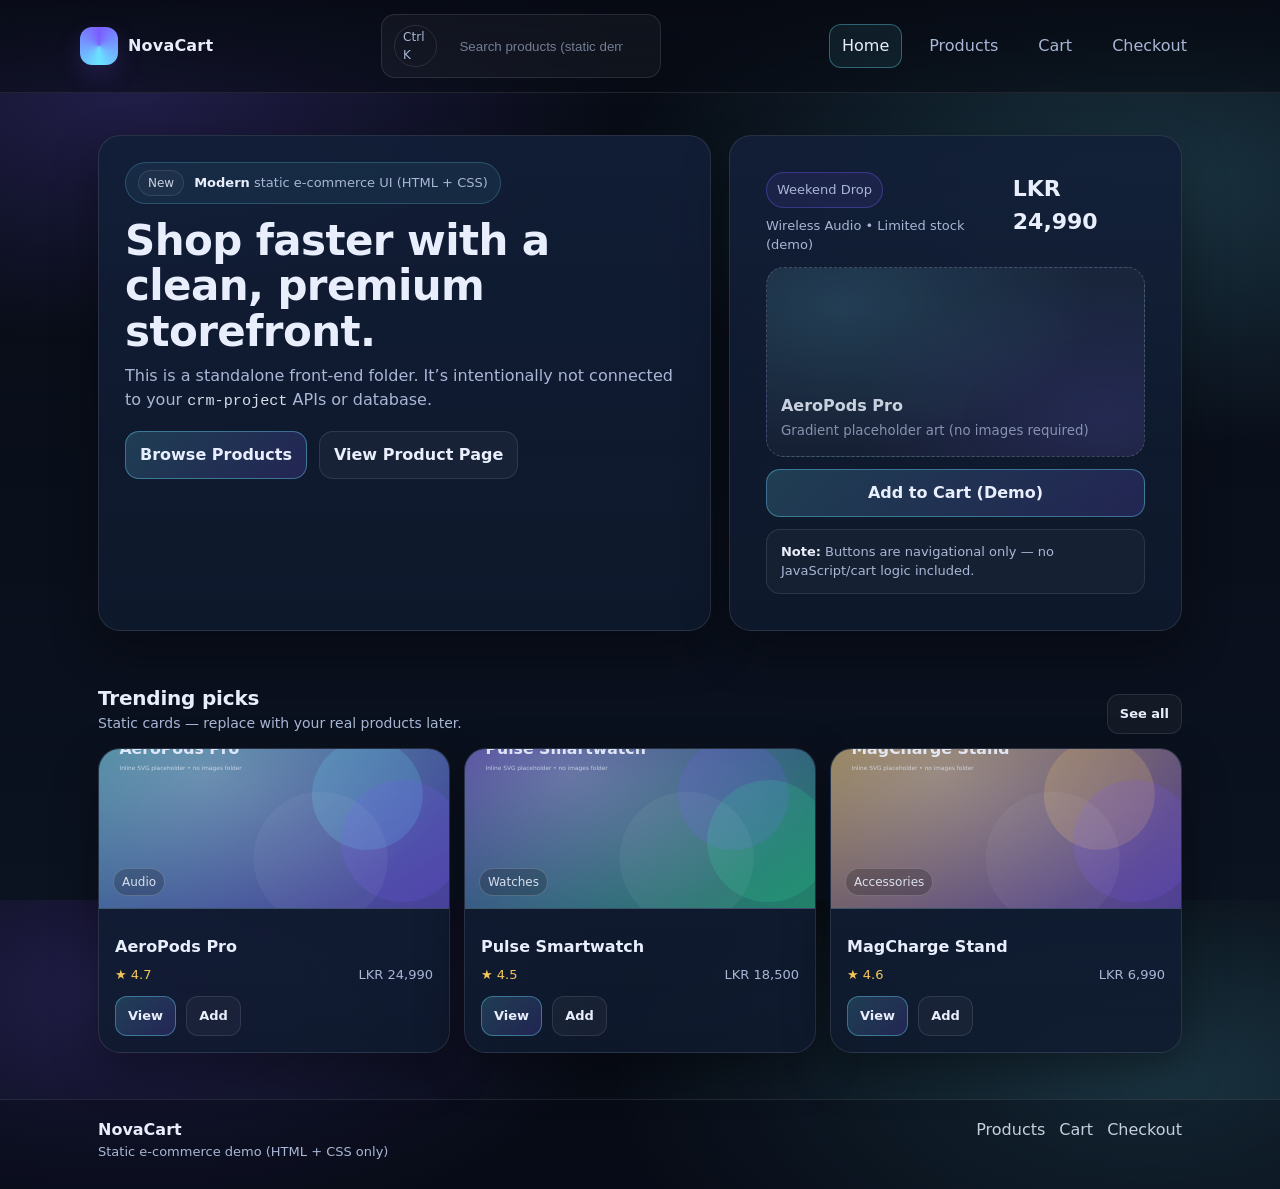
<file: index.html>
﻿<!doctype html>
<html lang="en">
  <head>
    <meta charset="utf-8" />
    <meta name="viewport" content="width=device-width, initial-scale=1" />
    <title>NovaCart — Home</title>
    <link rel="stylesheet" href="styles.css" />
  </head>
  <body>
    <header class="topbar">
      <div class="container topbar__inner">
        <a class="brand" href="./">
          <span class="logo" aria-hidden="true"></span>
          <span>NovaCart</span>
        </a>

        <div class="search" role="search" aria-label="Search">
          <span class="pill">Ctrl K</span>
          <input type="search" placeholder="Search products (static demo)" />
        </div>

        <nav class="nav" aria-label="Primary">
          <a href="./" aria-current="page">Home</a>
          <a href="products.html">Products</a>
          <a href="cart.html">Cart</a>
          <a href="checkout.html">Checkout</a>
        </nav>
      </div>
    </header>

    <main>
      <section class="hero">
        <div class="container hero__grid">
          <div class="card hero__copy">
            <div class="kicker">
              <span class="tag">New</span>
              <span><b>Modern</b> static e-commerce UI (HTML + CSS)</span>
            </div>
            <h1>Shop faster with a clean, premium storefront.</h1>
            <p>
              This is a standalone front-end folder. It’s intentionally not connected to your
              <code>crm-project</code> APIs or database.
            </p>
            <div class="cta">
              <a class="btn btn--primary" href="products.html">Browse Products</a>
              <a class="btn" href="product.html">View Product Page</a>
            </div>
          </div>

          <div class="card hero__promo">
            <div class="promo">
              <div class="promo__top">
                <div>
                  <div class="promo__badge">Weekend Drop</div>
                  <div style="margin-top:8px; color: var(--muted); font-size:13px;">
                    Wireless Audio • Limited stock (demo)
                  </div>
                </div>
                <div class="price">LKR 24,990</div>
              </div>
              <div class="media">
                <div>
                  <div style="font-weight:780; font-size:16px;">AeroPods Pro</div>
                  <small>Gradient placeholder art (no images required)</small>
                </div>
              </div>
              <a class="btn btn--primary" href="cart.html">Add to Cart (Demo)</a>
              <div class="notice">
                <b>Note:</b> Buttons are navigational only — no JavaScript/cart logic included.
              </div>
            </div>
          </div>
        </div>
      </section>

      <section class="section">
        <div class="container">
          <div class="section__head">
            <div>
              <h2>Trending picks</h2>
              <p>Static cards — replace with your real products later.</p>
            </div>
            <a class="btn btn--small" href="products.html">See all</a>
          </div>

          <div class="grid">
            <article class="card product">
              <div class="thumb thumb--image">
              <img src="data:image/svg+xml,%3Csvg%20xmlns%3D'http%3A%2F%2Fwww.w3.org%2F2000%2Fsvg'%20width%3D'1200'%20height%3D'750'%20viewBox%3D'0%200%201200%20750'%20role%3D'img'%20aria-label%3D'AeroPods%20Pro'%3E%0A%20%20%3Cdefs%3E%0A%20%20%20%20%3ClinearGradient%20id%3D'g'%20x1%3D'0'%20y1%3D'0'%20x2%3D'1'%20y2%3D'1'%3E%0A%20%20%20%20%20%20%3Cstop%20offset%3D'0'%20stop-color%3D'%236AE4FF'%20stop-opacity%3D'0.55'%2F%3E%0A%20%20%20%20%20%20%3Cstop%20offset%3D'1'%20stop-color%3D'%237C5CFF'%20stop-opacity%3D'0.55'%2F%3E%0A%20%20%20%20%3C%2FlinearGradient%3E%0A%20%20%20%20%3CradialGradient%20id%3D'r'%20cx%3D'30%25'%20cy%3D'25%25'%20r%3D'70%25'%3E%0A%20%20%20%20%20%20%3Cstop%20offset%3D'0'%20stop-color%3D'%23ffffff'%20stop-opacity%3D'0.22'%2F%3E%0A%20%20%20%20%20%20%3Cstop%20offset%3D'1'%20stop-color%3D'%23ffffff'%20stop-opacity%3D'0'%2F%3E%0A%20%20%20%20%3C%2FradialGradient%3E%0A%20%20%3C%2Fdefs%3E%0A%20%20%3Crect%20width%3D'1200'%20height%3D'750'%20fill%3D'%230B1220'%2F%3E%0A%20%20%3Crect%20width%3D'1200'%20height%3D'750'%20fill%3D'url(%23g)'%2F%3E%0A%20%20%3Crect%20width%3D'1200'%20height%3D'750'%20fill%3D'url(%23r)'%2F%3E%0A%20%20%3Cg%20opacity%3D'0.85'%3E%0A%20%20%20%20%3Ccircle%20cx%3D'920'%20cy%3D'260'%20r%3D'190'%20fill%3D'%236AE4FF'%20fill-opacity%3D'0.22'%2F%3E%0A%20%20%20%20%3Ccircle%20cx%3D'1040'%20cy%3D'420'%20r%3D'210'%20fill%3D'%237C5CFF'%20fill-opacity%3D'0.20'%2F%3E%0A%20%20%20%20%3Ccircle%20cx%3D'760'%20cy%3D'480'%20r%3D'230'%20fill%3D'%23ffffff'%20fill-opacity%3D'0.06'%2F%3E%0A%20%20%3C%2Fg%3E%0A%20%20%3Cg%20font-family%3D'ui-sans-serif%2C%20system-ui%2C%20-apple-system%2C%20Segoe%20UI%2C%20Roboto%2C%20Helvetica%2C%20Arial%2C%20sans-serif'%20fill%3D'%23E8EEFC'%3E%0A%20%20%20%20%3Ctext%20x%3D'70'%20y%3D'120'%20font-size%3D'54'%20font-weight%3D'800'%20fill-opacity%3D'0.92'%3EAeroPods%20Pro%3C%2Ftext%3E%0A%20%20%20%20%3Ctext%20x%3D'70'%20y%3D'175'%20font-size%3D'20'%20fill-opacity%3D'0.72'%3EInline%20SVG%20placeholder%20%E2%80%A2%20no%20images%20folder%3C%2Ftext%3E%0A%20%20%3C%2Fg%3E%0A%3C%2Fsvg%3E" alt="AeroPods Pro" loading="lazy" />
              <span>Audio</span>
            </div>
              <div class="product__inner">
                <h3>AeroPods Pro</h3>
                <div class="meta">
                  <span class="rating">★ 4.7</span>
                  <span>LKR 24,990</span>
                </div>
                <div class="product__actions">
                  <a class="btn btn--small btn--primary" href="product.html">View</a>
                  <a class="btn btn--small" href="cart.html">Add</a>
                </div>
              </div>
            </article>

            <article class="card product">
              <div class="thumb thumb--image">
              <img src="data:image/svg+xml,%3Csvg%20xmlns%3D'http%3A%2F%2Fwww.w3.org%2F2000%2Fsvg'%20width%3D'1200'%20height%3D'750'%20viewBox%3D'0%200%201200%20750'%20role%3D'img'%20aria-label%3D'Pulse%20Smartwatch'%3E%0A%20%20%3Cdefs%3E%0A%20%20%20%20%3ClinearGradient%20id%3D'g'%20x1%3D'0'%20y1%3D'0'%20x2%3D'1'%20y2%3D'1'%3E%0A%20%20%20%20%20%20%3Cstop%20offset%3D'0'%20stop-color%3D'%237C5CFF'%20stop-opacity%3D'0.55'%2F%3E%0A%20%20%20%20%20%20%3Cstop%20offset%3D'1'%20stop-color%3D'%232EE59D'%20stop-opacity%3D'0.55'%2F%3E%0A%20%20%20%20%3C%2FlinearGradient%3E%0A%20%20%20%20%3CradialGradient%20id%3D'r'%20cx%3D'30%25'%20cy%3D'25%25'%20r%3D'70%25'%3E%0A%20%20%20%20%20%20%3Cstop%20offset%3D'0'%20stop-color%3D'%23ffffff'%20stop-opacity%3D'0.22'%2F%3E%0A%20%20%20%20%20%20%3Cstop%20offset%3D'1'%20stop-color%3D'%23ffffff'%20stop-opacity%3D'0'%2F%3E%0A%20%20%20%20%3C%2FradialGradient%3E%0A%20%20%3C%2Fdefs%3E%0A%20%20%3Crect%20width%3D'1200'%20height%3D'750'%20fill%3D'%230B1220'%2F%3E%0A%20%20%3Crect%20width%3D'1200'%20height%3D'750'%20fill%3D'url(%23g)'%2F%3E%0A%20%20%3Crect%20width%3D'1200'%20height%3D'750'%20fill%3D'url(%23r)'%2F%3E%0A%20%20%3Cg%20opacity%3D'0.85'%3E%0A%20%20%20%20%3Ccircle%20cx%3D'920'%20cy%3D'260'%20r%3D'190'%20fill%3D'%237C5CFF'%20fill-opacity%3D'0.22'%2F%3E%0A%20%20%20%20%3Ccircle%20cx%3D'1040'%20cy%3D'420'%20r%3D'210'%20fill%3D'%232EE59D'%20fill-opacity%3D'0.20'%2F%3E%0A%20%20%20%20%3Ccircle%20cx%3D'760'%20cy%3D'480'%20r%3D'230'%20fill%3D'%23ffffff'%20fill-opacity%3D'0.06'%2F%3E%0A%20%20%3C%2Fg%3E%0A%20%20%3Cg%20font-family%3D'ui-sans-serif%2C%20system-ui%2C%20-apple-system%2C%20Segoe%20UI%2C%20Roboto%2C%20Helvetica%2C%20Arial%2C%20sans-serif'%20fill%3D'%23E8EEFC'%3E%0A%20%20%20%20%3Ctext%20x%3D'70'%20y%3D'120'%20font-size%3D'54'%20font-weight%3D'800'%20fill-opacity%3D'0.92'%3EPulse%20Smartwatch%3C%2Ftext%3E%0A%20%20%20%20%3Ctext%20x%3D'70'%20y%3D'175'%20font-size%3D'20'%20fill-opacity%3D'0.72'%3EInline%20SVG%20placeholder%20%E2%80%A2%20no%20images%20folder%3C%2Ftext%3E%0A%20%20%3C%2Fg%3E%0A%3C%2Fsvg%3E" alt="Pulse Smartwatch" loading="lazy" />
              <span>Watches</span>
            </div>
              <div class="product__inner">
                <h3>Pulse Smartwatch</h3>
                <div class="meta">
                  <span class="rating">★ 4.5</span>
                  <span>LKR 18,500</span>
                </div>
                <div class="product__actions">
                  <a class="btn btn--small btn--primary" href="product.html">View</a>
                  <a class="btn btn--small" href="cart.html">Add</a>
                </div>
              </div>
            </article>

            <article class="card product">
              <div class="thumb thumb--image">
              <img src="data:image/svg+xml,%3Csvg%20xmlns%3D'http%3A%2F%2Fwww.w3.org%2F2000%2Fsvg'%20width%3D'1200'%20height%3D'750'%20viewBox%3D'0%200%201200%20750'%20role%3D'img'%20aria-label%3D'MagCharge%20Stand'%3E%0A%20%20%3Cdefs%3E%0A%20%20%20%20%3ClinearGradient%20id%3D'g'%20x1%3D'0'%20y1%3D'0'%20x2%3D'1'%20y2%3D'1'%3E%0A%20%20%20%20%20%20%3Cstop%20offset%3D'0'%20stop-color%3D'%23FFD36A'%20stop-opacity%3D'0.55'%2F%3E%0A%20%20%20%20%20%20%3Cstop%20offset%3D'1'%20stop-color%3D'%237C5CFF'%20stop-opacity%3D'0.55'%2F%3E%0A%20%20%20%20%3C%2FlinearGradient%3E%0A%20%20%20%20%3CradialGradient%20id%3D'r'%20cx%3D'30%25'%20cy%3D'25%25'%20r%3D'70%25'%3E%0A%20%20%20%20%20%20%3Cstop%20offset%3D'0'%20stop-color%3D'%23ffffff'%20stop-opacity%3D'0.22'%2F%3E%0A%20%20%20%20%20%20%3Cstop%20offset%3D'1'%20stop-color%3D'%23ffffff'%20stop-opacity%3D'0'%2F%3E%0A%20%20%20%20%3C%2FradialGradient%3E%0A%20%20%3C%2Fdefs%3E%0A%20%20%3Crect%20width%3D'1200'%20height%3D'750'%20fill%3D'%230B1220'%2F%3E%0A%20%20%3Crect%20width%3D'1200'%20height%3D'750'%20fill%3D'url(%23g)'%2F%3E%0A%20%20%3Crect%20width%3D'1200'%20height%3D'750'%20fill%3D'url(%23r)'%2F%3E%0A%20%20%3Cg%20opacity%3D'0.85'%3E%0A%20%20%20%20%3Ccircle%20cx%3D'920'%20cy%3D'260'%20r%3D'190'%20fill%3D'%23FFD36A'%20fill-opacity%3D'0.22'%2F%3E%0A%20%20%20%20%3Ccircle%20cx%3D'1040'%20cy%3D'420'%20r%3D'210'%20fill%3D'%237C5CFF'%20fill-opacity%3D'0.20'%2F%3E%0A%20%20%20%20%3Ccircle%20cx%3D'760'%20cy%3D'480'%20r%3D'230'%20fill%3D'%23ffffff'%20fill-opacity%3D'0.06'%2F%3E%0A%20%20%3C%2Fg%3E%0A%20%20%3Cg%20font-family%3D'ui-sans-serif%2C%20system-ui%2C%20-apple-system%2C%20Segoe%20UI%2C%20Roboto%2C%20Helvetica%2C%20Arial%2C%20sans-serif'%20fill%3D'%23E8EEFC'%3E%0A%20%20%20%20%3Ctext%20x%3D'70'%20y%3D'120'%20font-size%3D'54'%20font-weight%3D'800'%20fill-opacity%3D'0.92'%3EMagCharge%20Stand%3C%2Ftext%3E%0A%20%20%20%20%3Ctext%20x%3D'70'%20y%3D'175'%20font-size%3D'20'%20fill-opacity%3D'0.72'%3EInline%20SVG%20placeholder%20%E2%80%A2%20no%20images%20folder%3C%2Ftext%3E%0A%20%20%3C%2Fg%3E%0A%3C%2Fsvg%3E" alt="MagCharge Stand" loading="lazy" />
              <span>Accessories</span>
            </div>
              <div class="product__inner">
                <h3>MagCharge Stand</h3>
                <div class="meta">
                  <span class="rating">★ 4.6</span>
                  <span>LKR 6,990</span>
                </div>
                <div class="product__actions">
                  <a class="btn btn--small btn--primary" href="product.html">View</a>
                  <a class="btn btn--small" href="cart.html">Add</a>
                </div>
              </div>
            </article>
          </div>
        </div>
      </section>
    </main>

    <footer class="footer">
      <div class="container footer__inner">
        <div>
          <div style="font-weight:800; color: var(--text);">NovaCart</div>
          <div style="font-size:13px;">Static e-commerce demo (HTML + CSS only)</div>
        </div>
        <div style="display:flex; gap:14px; flex-wrap:wrap;">
          <a href="products.html">Products</a>
          <a href="cart.html">Cart</a>
          <a href="checkout.html">Checkout</a>
        </div>
      </div>
    </footer>
    <!-- CRM integration (local) -->
    <script src="http://localhost/crm-project/connect.js?api_key=YOUR_API_KEY"></script>
  </body>
</html>
</file>
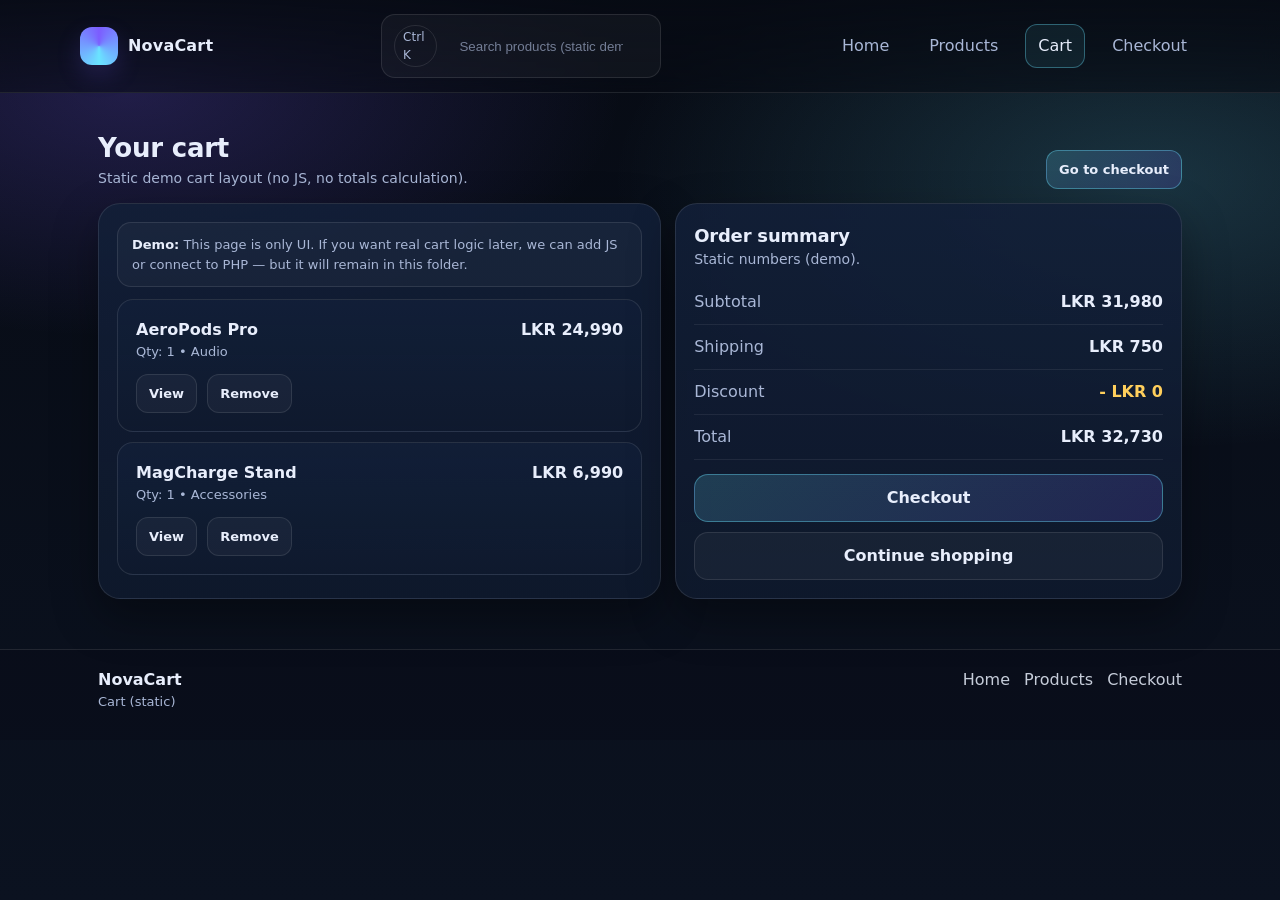
<file: cart.html>
﻿<!doctype html>
<html lang="en">
  <head>
    <meta charset="utf-8" />
    <meta name="viewport" content="width=device-width, initial-scale=1" />
    <title>NovaCart — Cart</title>
    <link rel="stylesheet" href="styles.css" />
  </head>
  <body>
    <header class="topbar">
      <div class="container topbar__inner">
        <a class="brand" href="./">
          <span class="logo" aria-hidden="true"></span>
          <span>NovaCart</span>
        </a>

        <div class="search" role="search" aria-label="Search">
          <span class="pill">Ctrl K</span>
          <input type="search" placeholder="Search products (static demo)" />
        </div>

        <nav class="nav" aria-label="Primary">
          <a href="./">Home</a>
          <a href="products.html">Products</a>
          <a href="cart.html" aria-current="page">Cart</a>
          <a href="checkout.html">Checkout</a>
        </nav>
      </div>
    </header>

    <main class="page">
      <div class="container">
        <div class="page__title">
          <div>
            <h1>Your cart</h1>
            <p>Static demo cart layout (no JS, no totals calculation).</p>
          </div>
          <a class="btn btn--small btn--primary" href="checkout.html">Go to checkout</a>
        </div>

        <div class="two-col">
          <section class="card">
            <div class="panel">
              <div class="notice">
                <b>Demo:</b> This page is only UI. If you want real cart logic later, we can add JS or connect to PHP — but it will remain in this folder.
              </div>

              <div style="margin-top:12px; display:grid; gap:10px;">
                <div class="card" style="border-radius:16px; box-shadow:none;">
                  <div class="panel">
                    <div style="display:flex; align-items:flex-start; justify-content:space-between; gap:12px;">
                      <div>
                        <div style="font-weight:800;">AeroPods Pro</div>
                        <div style="color: var(--muted); font-size:13px;">Qty: 1 • Audio</div>
                      </div>
                      <div style="font-weight:800;">LKR 24,990</div>
                    </div>
                    <div style="display:flex; gap:10px; margin-top:12px; flex-wrap:wrap;">
                      <a class="btn btn--small" href="product.html">View</a>
                      <a class="btn btn--small" href="cart.html">Remove</a>
                    </div>
                  </div>
                </div>

                <div class="card" style="border-radius:16px; box-shadow:none;">
                  <div class="panel">
                    <div style="display:flex; align-items:flex-start; justify-content:space-between; gap:12px;">
                      <div>
                        <div style="font-weight:800;">MagCharge Stand</div>
                        <div style="color: var(--muted); font-size:13px;">Qty: 1 • Accessories</div>
                      </div>
                      <div style="font-weight:800;">LKR 6,990</div>
                    </div>
                    <div style="display:flex; gap:10px; margin-top:12px; flex-wrap:wrap;">
                      <a class="btn btn--small" href="product.html">View</a>
                      <a class="btn btn--small" href="cart.html">Remove</a>
                    </div>
                  </div>
                </div>
              </div>
            </div>
          </section>

          <aside class="card">
            <div class="panel">
              <div class="section__head" style="margin:0 0 10px;">
                <div>
                  <h2 style="margin:0; font-size:18px;">Order summary</h2>
                  <p style="margin:0;">Static numbers (demo).</p>
                </div>
              </div>

              <div class="line"><span>Subtotal</span><b>LKR 31,980</b></div>
              <div class="line"><span>Shipping</span><b>LKR 750</b></div>
              <div class="line"><span>Discount</span><b style="color: var(--warn);">- LKR 0</b></div>
              <div class="line"><span>Total</span><b>LKR 32,730</b></div>

              <div style="display:grid; gap:10px; margin-top:14px;">
                <a class="btn btn--primary" href="checkout.html">Checkout</a>
                <a class="btn" href="products.html">Continue shopping</a>
              </div>
            </div>
          </aside>
        </div>
      </div>
    </main>

    <footer class="footer">
      <div class="container footer__inner">
        <div>
          <div style="font-weight:800; color: var(--text);">NovaCart</div>
          <div style="font-size:13px;">Cart (static)</div>
        </div>
        <div style="display:flex; gap:14px; flex-wrap:wrap;">
          <a href="./">Home</a>
          <a href="products.html">Products</a>
          <a href="checkout.html">Checkout</a>
        </div>
      </div>
    </footer>
  </body>
</html>
</file>
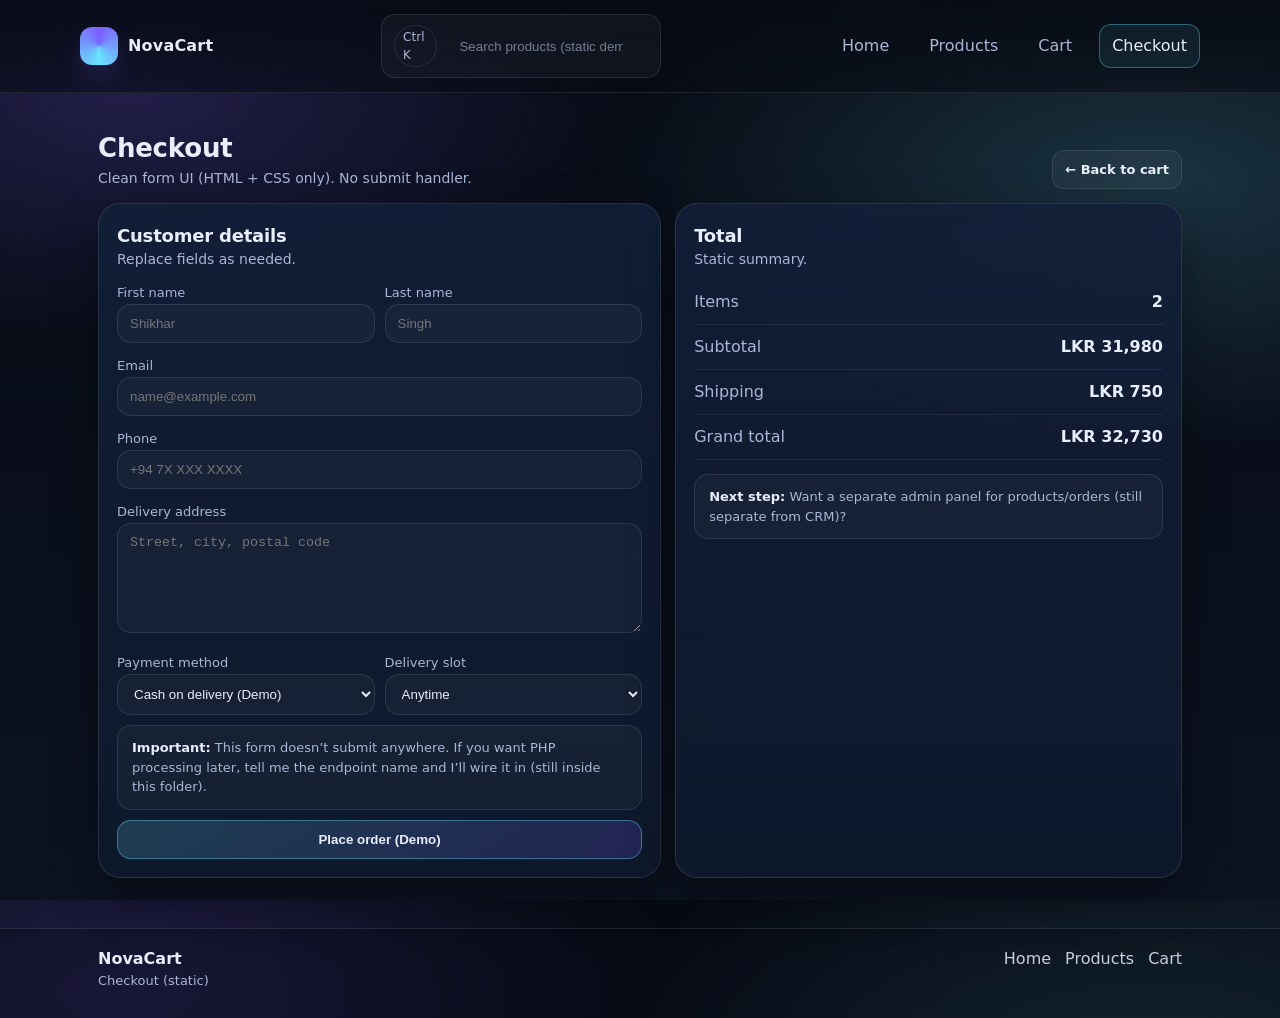
<file: checkout.html>
﻿<!doctype html>
<html lang="en">
  <head>
    <meta charset="utf-8" />
    <meta name="viewport" content="width=device-width, initial-scale=1" />
    <title>NovaCart — Checkout</title>
    <link rel="stylesheet" href="styles.css" />
  </head>
  <body>
    <header class="topbar">
      <div class="container topbar__inner">
        <a class="brand" href="./">
          <span class="logo" aria-hidden="true"></span>
          <span>NovaCart</span>
        </a>

        <div class="search" role="search" aria-label="Search">
          <span class="pill">Ctrl K</span>
          <input type="search" placeholder="Search products (static demo)" />
        </div>

        <nav class="nav" aria-label="Primary">
          <a href="./">Home</a>
          <a href="products.html">Products</a>
          <a href="cart.html">Cart</a>
          <a href="checkout.html" aria-current="page">Checkout</a>
        </nav>
      </div>
    </header>

    <main class="page">
      <div class="container">
        <div class="page__title">
          <div>
            <h1>Checkout</h1>
            <p>Clean form UI (HTML + CSS only). No submit handler.</p>
          </div>
          <a class="btn btn--small" href="cart.html">← Back to cart</a>
        </div>

        <div class="two-col">
          <section class="card">
            <div class="panel">
              <div class="section__head" style="margin:0 0 10px;">
                <div>
                  <h2 style="margin:0; font-size:18px;">Customer details</h2>
                  <p style="margin:0;">Replace fields as needed.</p>
                </div>
              </div>

              <form action="#" method="post">
                <div style="display:grid; grid-template-columns: 1fr 1fr; gap:10px;">
                  <div>
                    <label for="firstName">First name</label>
                    <input id="firstName" name="firstName" placeholder="Shikhar" />
                  </div>
                  <div>
                    <label for="lastName">Last name</label>
                    <input id="lastName" name="lastName" placeholder="Singh" />
                  </div>
                </div>

                <div>
                  <label for="email">Email</label>
                  <input id="email" name="email" type="email" placeholder="name@example.com" />
                </div>

                <div>
                  <label for="phone">Phone</label>
                  <input id="phone" name="phone" placeholder="+94 7X XXX XXXX" />
                </div>

                <div>
                  <label for="address">Delivery address</label>
                  <textarea id="address" name="address" placeholder="Street, city, postal code"></textarea>
                </div>

                <div style="display:grid; grid-template-columns: 1fr 1fr; gap:10px;">
                  <div>
                    <label for="payment">Payment method</label>
                    <select id="payment" name="payment">
                      <option>Cash on delivery (Demo)</option>
                      <option>Card (Demo)</option>
                      <option>Bank transfer (Demo)</option>
                    </select>
                  </div>
                  <div>
                    <label for="delivery">Delivery slot</label>
                    <select id="delivery" name="delivery">
                      <option>Anytime</option>
                      <option>Morning</option>
                      <option>Evening</option>
                    </select>
                  </div>
                </div>

                <div class="notice">
                  <b>Important:</b> This form doesn’t submit anywhere. If you want PHP processing later, tell me the endpoint name and I’ll wire it in (still inside this folder).
                </div>

                <button class="btn btn--primary" type="button">Place order (Demo)</button>
              </form>
            </div>
          </section>

          <aside class="card">
            <div class="panel">
              <div class="section__head" style="margin:0 0 10px;">
                <div>
                  <h2 style="margin:0; font-size:18px;">Total</h2>
                  <p style="margin:0;">Static summary.</p>
                </div>
              </div>

              <div class="line"><span>Items</span><b>2</b></div>
              <div class="line"><span>Subtotal</span><b>LKR 31,980</b></div>
              <div class="line"><span>Shipping</span><b>LKR 750</b></div>
              <div class="line"><span>Grand total</span><b>LKR 32,730</b></div>

              <div style="margin-top:14px;" class="notice">
                <b>Next step:</b> Want a separate admin panel for products/orders (still separate from CRM)?
              </div>
            </div>
          </aside>
        </div>
      </div>
    </main>

    <footer class="footer">
      <div class="container footer__inner">
        <div>
          <div style="font-weight:800; color: var(--text);">NovaCart</div>
          <div style="font-size:13px;">Checkout (static)</div>
        </div>
        <div style="display:flex; gap:14px; flex-wrap:wrap;">
          <a href="./">Home</a>
          <a href="products.html">Products</a>
          <a href="cart.html">Cart</a>
        </div>
      </div>
    </footer>
  </body>
</html>
</file>
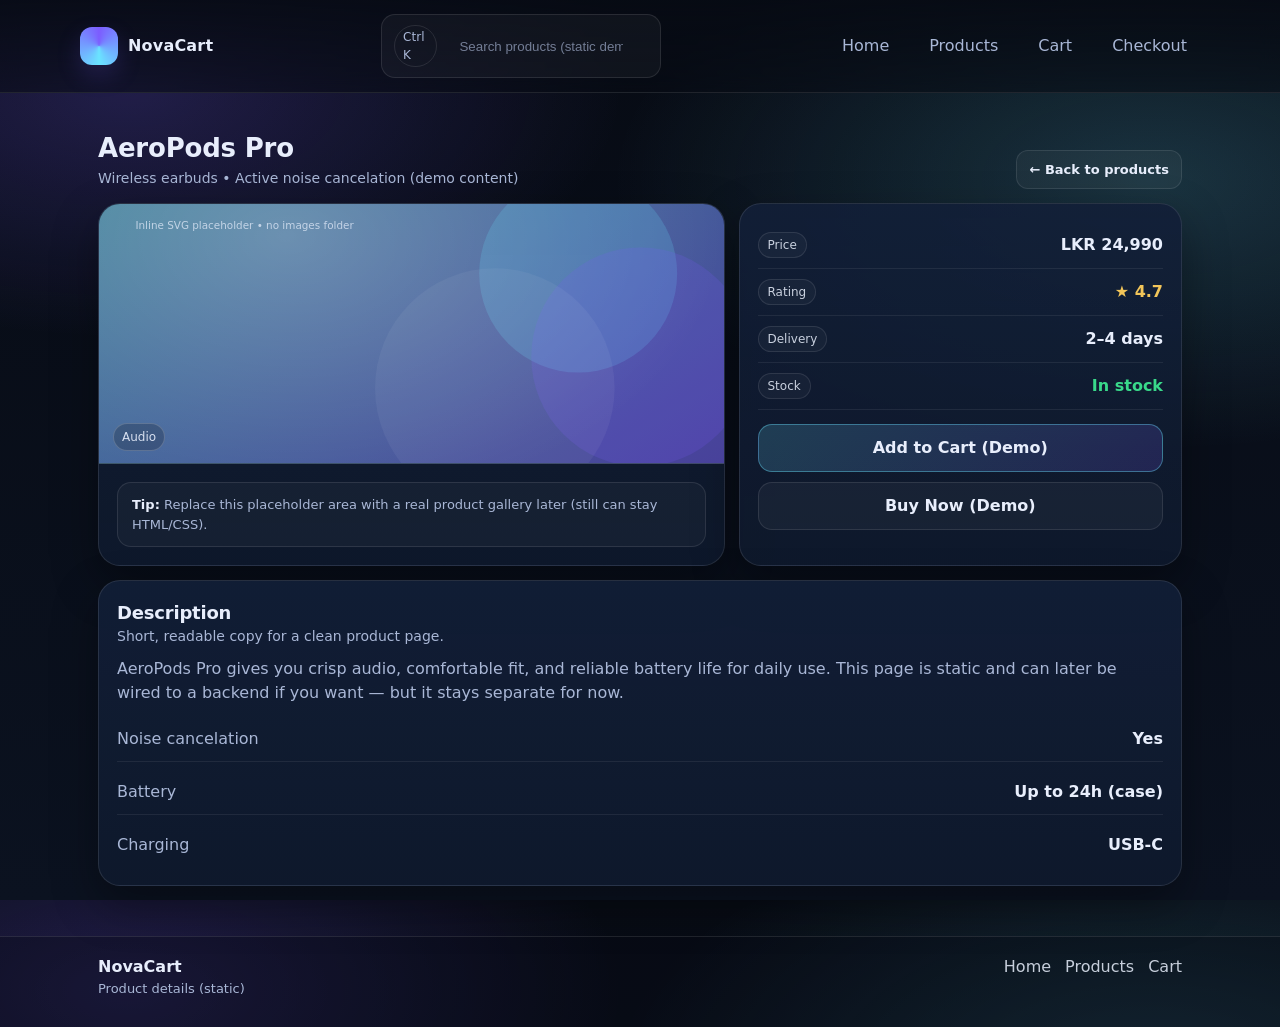
<file: product.html>
﻿<!doctype html>
<html lang="en">
  <head>
    <meta charset="utf-8" />
    <meta name="viewport" content="width=device-width, initial-scale=1" />
    <title>NovaCart — Product</title>
    <link rel="stylesheet" href="styles.css" />
  </head>
  <body>
    <header class="topbar">
      <div class="container topbar__inner">
        <a class="brand" href="./">
          <span class="logo" aria-hidden="true"></span>
          <span>NovaCart</span>
        </a>

        <div class="search" role="search" aria-label="Search">
          <span class="pill">Ctrl K</span>
          <input type="search" placeholder="Search products (static demo)" />
        </div>

        <nav class="nav" aria-label="Primary">
          <a href="./">Home</a>
          <a href="products.html">Products</a>
          <a href="cart.html">Cart</a>
          <a href="checkout.html">Checkout</a>
        </nav>
      </div>
    </header>

    <main class="page">
      <div class="container">
        <div class="page__title">
          <div>
            <h1>AeroPods Pro</h1>
            <p>Wireless earbuds • Active noise cancelation (demo content)</p>
          </div>
          <a class="btn btn--small" href="products.html">← Back to products</a>
        </div>

        <div class="grid">
          <section class="card" style="grid-column: span 7; overflow:hidden;">
            <div class="thumb thumb--image" style="height:260px;">
              <img src="data:image/svg+xml,%3Csvg%20xmlns%3D'http%3A%2F%2Fwww.w3.org%2F2000%2Fsvg'%20width%3D'1200'%20height%3D'750'%20viewBox%3D'0%200%201200%20750'%20role%3D'img'%20aria-label%3D'AeroPods%20Pro'%3E%0A%20%20%3Cdefs%3E%0A%20%20%20%20%3ClinearGradient%20id%3D'g'%20x1%3D'0'%20y1%3D'0'%20x2%3D'1'%20y2%3D'1'%3E%0A%20%20%20%20%20%20%3Cstop%20offset%3D'0'%20stop-color%3D'%236AE4FF'%20stop-opacity%3D'0.55'%2F%3E%0A%20%20%20%20%20%20%3Cstop%20offset%3D'1'%20stop-color%3D'%237C5CFF'%20stop-opacity%3D'0.55'%2F%3E%0A%20%20%20%20%3C%2FlinearGradient%3E%0A%20%20%20%20%3CradialGradient%20id%3D'r'%20cx%3D'30%25'%20cy%3D'25%25'%20r%3D'70%25'%3E%0A%20%20%20%20%20%20%3Cstop%20offset%3D'0'%20stop-color%3D'%23ffffff'%20stop-opacity%3D'0.22'%2F%3E%0A%20%20%20%20%20%20%3Cstop%20offset%3D'1'%20stop-color%3D'%23ffffff'%20stop-opacity%3D'0'%2F%3E%0A%20%20%20%20%3C%2FradialGradient%3E%0A%20%20%3C%2Fdefs%3E%0A%20%20%3Crect%20width%3D'1200'%20height%3D'750'%20fill%3D'%230B1220'%2F%3E%0A%20%20%3Crect%20width%3D'1200'%20height%3D'750'%20fill%3D'url(%23g)'%2F%3E%0A%20%20%3Crect%20width%3D'1200'%20height%3D'750'%20fill%3D'url(%23r)'%2F%3E%0A%20%20%3Cg%20opacity%3D'0.85'%3E%0A%20%20%20%20%3Ccircle%20cx%3D'920'%20cy%3D'260'%20r%3D'190'%20fill%3D'%236AE4FF'%20fill-opacity%3D'0.22'%2F%3E%0A%20%20%20%20%3Ccircle%20cx%3D'1040'%20cy%3D'420'%20r%3D'210'%20fill%3D'%237C5CFF'%20fill-opacity%3D'0.20'%2F%3E%0A%20%20%20%20%3Ccircle%20cx%3D'760'%20cy%3D'480'%20r%3D'230'%20fill%3D'%23ffffff'%20fill-opacity%3D'0.06'%2F%3E%0A%20%20%3C%2Fg%3E%0A%20%20%3Cg%20font-family%3D'ui-sans-serif%2C%20system-ui%2C%20-apple-system%2C%20Segoe%20UI%2C%20Roboto%2C%20Helvetica%2C%20Arial%2C%20sans-serif'%20fill%3D'%23E8EEFC'%3E%0A%20%20%20%20%3Ctext%20x%3D'70'%20y%3D'120'%20font-size%3D'54'%20font-weight%3D'800'%20fill-opacity%3D'0.92'%3EAeroPods%20Pro%3C%2Ftext%3E%0A%20%20%20%20%3Ctext%20x%3D'70'%20y%3D'175'%20font-size%3D'20'%20fill-opacity%3D'0.72'%3EInline%20SVG%20placeholder%20%E2%80%A2%20no%20images%20folder%3C%2Ftext%3E%0A%20%20%3C%2Fg%3E%0A%3C%2Fsvg%3E" alt="AeroPods Pro" loading="lazy" />
              <span>Audio</span>
            </div>
            <div class="panel">
              <div class="notice">
                <b>Tip:</b> Replace this placeholder area with a real product gallery later (still can stay HTML/CSS).
              </div>
            </div>
          </section>

          <aside class="card" style="grid-column: span 5;">
            <div class="panel">
              <div class="line">
                <span class="tag">Price</span>
                <b>LKR 24,990</b>
              </div>
              <div class="line">
                <span class="tag">Rating</span>
                <b style="color: rgba(255,207,92,.95);">★ 4.7</b>
              </div>
              <div class="line">
                <span class="tag">Delivery</span>
                <b>2–4 days</b>
              </div>
              <div class="line">
                <span class="tag">Stock</span>
                <b style="color: var(--ok);">In stock</b>
              </div>

              <div style="display:grid; gap:10px; margin-top:14px;">
                <a class="btn btn--primary" href="cart.html">Add to Cart (Demo)</a>
                <a class="btn" href="checkout.html">Buy Now (Demo)</a>
              </div>
            </div>
          </aside>

          <section class="card" style="grid-column: span 12;">
            <div class="panel">
              <div class="section__head" style="margin:0 0 10px;">
                <div>
                  <h2 style="margin:0; font-size:18px;">Description</h2>
                  <p style="margin:0;">Short, readable copy for a clean product page.</p>
                </div>
              </div>
              <div style="color: var(--muted);">
                AeroPods Pro gives you crisp audio, comfortable fit, and reliable battery life for daily use.
                This page is static and can later be wired to a backend if you want — but it stays separate for now.
              </div>
              <div style="display:grid; gap:8px; margin-top:12px;">
                <div class="line"><span>Noise cancelation</span><b>Yes</b></div>
                <div class="line"><span>Battery</span><b>Up to 24h (case)</b></div>
                <div class="line"><span>Charging</span><b>USB-C</b></div>
              </div>
            </div>
          </section>
        </div>
      </div>
    </main>

    <footer class="footer">
      <div class="container footer__inner">
        <div>
          <div style="font-weight:800; color: var(--text);">NovaCart</div>
          <div style="font-size:13px;">Product details (static)</div>
        </div>
        <div style="display:flex; gap:14px; flex-wrap:wrap;">
          <a href="./">Home</a>
          <a href="products.html">Products</a>
          <a href="cart.html">Cart</a>
        </div>
      </div>
    </footer>
  </body>
</html>
</file>
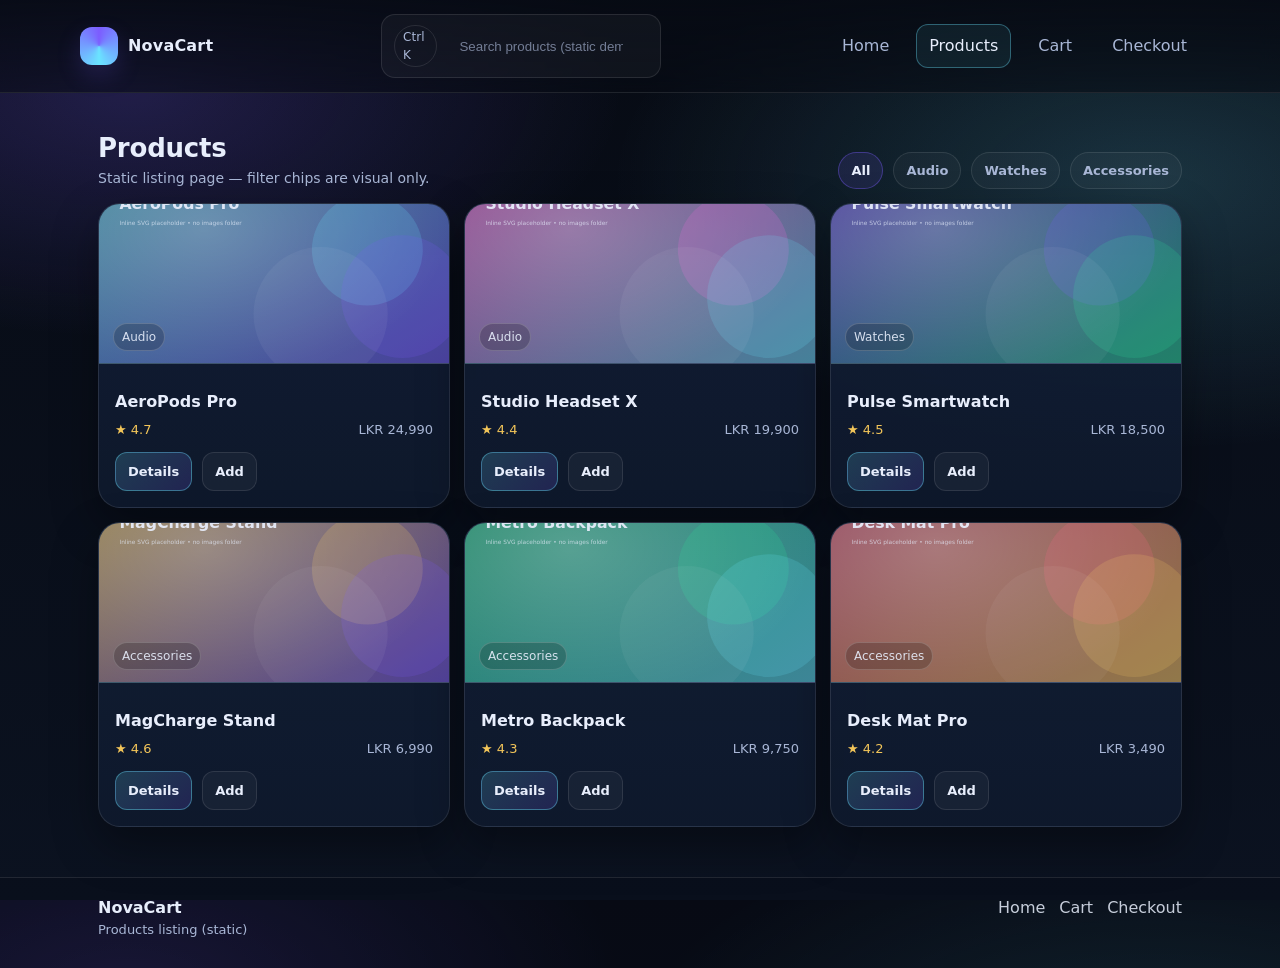
<file: products.html>
﻿<!doctype html>
<html lang="en">
  <head>
    <meta charset="utf-8" />
    <meta name="viewport" content="width=device-width, initial-scale=1" />
    <title>NovaCart — Products</title>
    <link rel="stylesheet" href="styles.css" />
  </head>
  <body>
    <header class="topbar">
      <div class="container topbar__inner">
        <a class="brand" href="./">
          <span class="logo" aria-hidden="true"></span>
          <span>NovaCart</span>
        </a>

        <div class="search" role="search" aria-label="Search">
          <span class="pill">Ctrl K</span>
          <input type="search" placeholder="Search products (static demo)" />
        </div>

        <nav class="nav" aria-label="Primary">
          <a href="./">Home</a>
          <a href="products.html" aria-current="page">Products</a>
          <a href="cart.html">Cart</a>
          <a href="checkout.html">Checkout</a>
        </nav>
      </div>
    </header>

    <main class="page">
      <div class="container">
        <div class="page__title">
          <div>
            <h1>Products</h1>
            <p>Static listing page — filter chips are visual only.</p>
          </div>
          <div class="filters" aria-label="Filters">
            <a class="chip is-active" href="products.html">All</a>
            <a class="chip" href="products.html">Audio</a>
            <a class="chip" href="products.html">Watches</a>
            <a class="chip" href="products.html">Accessories</a>
          </div>
        </div>

        <div class="grid">
          <article class="card product">
            <div class="thumb thumb--image">
              <img src="data:image/svg+xml,%3Csvg%20xmlns%3D'http%3A%2F%2Fwww.w3.org%2F2000%2Fsvg'%20width%3D'1200'%20height%3D'750'%20viewBox%3D'0%200%201200%20750'%20role%3D'img'%20aria-label%3D'AeroPods%20Pro'%3E%0A%20%20%3Cdefs%3E%0A%20%20%20%20%3ClinearGradient%20id%3D'g'%20x1%3D'0'%20y1%3D'0'%20x2%3D'1'%20y2%3D'1'%3E%0A%20%20%20%20%20%20%3Cstop%20offset%3D'0'%20stop-color%3D'%236AE4FF'%20stop-opacity%3D'0.55'%2F%3E%0A%20%20%20%20%20%20%3Cstop%20offset%3D'1'%20stop-color%3D'%237C5CFF'%20stop-opacity%3D'0.55'%2F%3E%0A%20%20%20%20%3C%2FlinearGradient%3E%0A%20%20%20%20%3CradialGradient%20id%3D'r'%20cx%3D'30%25'%20cy%3D'25%25'%20r%3D'70%25'%3E%0A%20%20%20%20%20%20%3Cstop%20offset%3D'0'%20stop-color%3D'%23ffffff'%20stop-opacity%3D'0.22'%2F%3E%0A%20%20%20%20%20%20%3Cstop%20offset%3D'1'%20stop-color%3D'%23ffffff'%20stop-opacity%3D'0'%2F%3E%0A%20%20%20%20%3C%2FradialGradient%3E%0A%20%20%3C%2Fdefs%3E%0A%20%20%3Crect%20width%3D'1200'%20height%3D'750'%20fill%3D'%230B1220'%2F%3E%0A%20%20%3Crect%20width%3D'1200'%20height%3D'750'%20fill%3D'url(%23g)'%2F%3E%0A%20%20%3Crect%20width%3D'1200'%20height%3D'750'%20fill%3D'url(%23r)'%2F%3E%0A%20%20%3Cg%20opacity%3D'0.85'%3E%0A%20%20%20%20%3Ccircle%20cx%3D'920'%20cy%3D'260'%20r%3D'190'%20fill%3D'%236AE4FF'%20fill-opacity%3D'0.22'%2F%3E%0A%20%20%20%20%3Ccircle%20cx%3D'1040'%20cy%3D'420'%20r%3D'210'%20fill%3D'%237C5CFF'%20fill-opacity%3D'0.20'%2F%3E%0A%20%20%20%20%3Ccircle%20cx%3D'760'%20cy%3D'480'%20r%3D'230'%20fill%3D'%23ffffff'%20fill-opacity%3D'0.06'%2F%3E%0A%20%20%3C%2Fg%3E%0A%20%20%3Cg%20font-family%3D'ui-sans-serif%2C%20system-ui%2C%20-apple-system%2C%20Segoe%20UI%2C%20Roboto%2C%20Helvetica%2C%20Arial%2C%20sans-serif'%20fill%3D'%23E8EEFC'%3E%0A%20%20%20%20%3Ctext%20x%3D'70'%20y%3D'120'%20font-size%3D'54'%20font-weight%3D'800'%20fill-opacity%3D'0.92'%3EAeroPods%20Pro%3C%2Ftext%3E%0A%20%20%20%20%3Ctext%20x%3D'70'%20y%3D'175'%20font-size%3D'20'%20fill-opacity%3D'0.72'%3EInline%20SVG%20placeholder%20%E2%80%A2%20no%20images%20folder%3C%2Ftext%3E%0A%20%20%3C%2Fg%3E%0A%3C%2Fsvg%3E" alt="AeroPods Pro" loading="lazy" />
              <span>Audio</span>
            </div>
            <div class="product__inner">
              <h3>AeroPods Pro</h3>
              <div class="meta">
                <span class="rating">★ 4.7</span>
                <span>LKR 24,990</span>
              </div>
              <div class="product__actions">
                <a class="btn btn--small btn--primary" href="product.html">Details</a>
                <a class="btn btn--small" href="cart.html">Add</a>
              </div>
            </div>
          </article>

          <article class="card product">
            <div class="thumb thumb--image">
              <img src="data:image/svg+xml,%3Csvg%20xmlns%3D'http%3A%2F%2Fwww.w3.org%2F2000%2Fsvg'%20width%3D'1200'%20height%3D'750'%20viewBox%3D'0%200%201200%20750'%20role%3D'img'%20aria-label%3D'Studio%20Headset%20X'%3E%0A%20%20%3Cdefs%3E%0A%20%20%20%20%3ClinearGradient%20id%3D'g'%20x1%3D'0'%20y1%3D'0'%20x2%3D'1'%20y2%3D'1'%3E%0A%20%20%20%20%20%20%3Cstop%20offset%3D'0'%20stop-color%3D'%23FF6AE4'%20stop-opacity%3D'0.55'%2F%3E%0A%20%20%20%20%20%20%3Cstop%20offset%3D'1'%20stop-color%3D'%236AE4FF'%20stop-opacity%3D'0.55'%2F%3E%0A%20%20%20%20%3C%2FlinearGradient%3E%0A%20%20%20%20%3CradialGradient%20id%3D'r'%20cx%3D'30%25'%20cy%3D'25%25'%20r%3D'70%25'%3E%0A%20%20%20%20%20%20%3Cstop%20offset%3D'0'%20stop-color%3D'%23ffffff'%20stop-opacity%3D'0.22'%2F%3E%0A%20%20%20%20%20%20%3Cstop%20offset%3D'1'%20stop-color%3D'%23ffffff'%20stop-opacity%3D'0'%2F%3E%0A%20%20%20%20%3C%2FradialGradient%3E%0A%20%20%3C%2Fdefs%3E%0A%20%20%3Crect%20width%3D'1200'%20height%3D'750'%20fill%3D'%230B1220'%2F%3E%0A%20%20%3Crect%20width%3D'1200'%20height%3D'750'%20fill%3D'url(%23g)'%2F%3E%0A%20%20%3Crect%20width%3D'1200'%20height%3D'750'%20fill%3D'url(%23r)'%2F%3E%0A%20%20%3Cg%20opacity%3D'0.85'%3E%0A%20%20%20%20%3Ccircle%20cx%3D'920'%20cy%3D'260'%20r%3D'190'%20fill%3D'%23FF6AE4'%20fill-opacity%3D'0.22'%2F%3E%0A%20%20%20%20%3Ccircle%20cx%3D'1040'%20cy%3D'420'%20r%3D'210'%20fill%3D'%236AE4FF'%20fill-opacity%3D'0.20'%2F%3E%0A%20%20%20%20%3Ccircle%20cx%3D'760'%20cy%3D'480'%20r%3D'230'%20fill%3D'%23ffffff'%20fill-opacity%3D'0.06'%2F%3E%0A%20%20%3C%2Fg%3E%0A%20%20%3Cg%20font-family%3D'ui-sans-serif%2C%20system-ui%2C%20-apple-system%2C%20Segoe%20UI%2C%20Roboto%2C%20Helvetica%2C%20Arial%2C%20sans-serif'%20fill%3D'%23E8EEFC'%3E%0A%20%20%20%20%3Ctext%20x%3D'70'%20y%3D'120'%20font-size%3D'54'%20font-weight%3D'800'%20fill-opacity%3D'0.92'%3EStudio%20Headset%20X%3C%2Ftext%3E%0A%20%20%20%20%3Ctext%20x%3D'70'%20y%3D'175'%20font-size%3D'20'%20fill-opacity%3D'0.72'%3EInline%20SVG%20placeholder%20%E2%80%A2%20no%20images%20folder%3C%2Ftext%3E%0A%20%20%3C%2Fg%3E%0A%3C%2Fsvg%3E" alt="Studio Headset X" loading="lazy" />
              <span>Audio</span>
            </div>
            <div class="product__inner">
              <h3>Studio Headset X</h3>
              <div class="meta">
                <span class="rating">★ 4.4</span>
                <span>LKR 19,900</span>
              </div>
              <div class="product__actions">
                <a class="btn btn--small btn--primary" href="product.html">Details</a>
                <a class="btn btn--small" href="cart.html">Add</a>
              </div>
            </div>
          </article>

          <article class="card product">
            <div class="thumb thumb--image">
              <img src="data:image/svg+xml,%3Csvg%20xmlns%3D'http%3A%2F%2Fwww.w3.org%2F2000%2Fsvg'%20width%3D'1200'%20height%3D'750'%20viewBox%3D'0%200%201200%20750'%20role%3D'img'%20aria-label%3D'Pulse%20Smartwatch'%3E%0A%20%20%3Cdefs%3E%0A%20%20%20%20%3ClinearGradient%20id%3D'g'%20x1%3D'0'%20y1%3D'0'%20x2%3D'1'%20y2%3D'1'%3E%0A%20%20%20%20%20%20%3Cstop%20offset%3D'0'%20stop-color%3D'%237C5CFF'%20stop-opacity%3D'0.55'%2F%3E%0A%20%20%20%20%20%20%3Cstop%20offset%3D'1'%20stop-color%3D'%232EE59D'%20stop-opacity%3D'0.55'%2F%3E%0A%20%20%20%20%3C%2FlinearGradient%3E%0A%20%20%20%20%3CradialGradient%20id%3D'r'%20cx%3D'30%25'%20cy%3D'25%25'%20r%3D'70%25'%3E%0A%20%20%20%20%20%20%3Cstop%20offset%3D'0'%20stop-color%3D'%23ffffff'%20stop-opacity%3D'0.22'%2F%3E%0A%20%20%20%20%20%20%3Cstop%20offset%3D'1'%20stop-color%3D'%23ffffff'%20stop-opacity%3D'0'%2F%3E%0A%20%20%20%20%3C%2FradialGradient%3E%0A%20%20%3C%2Fdefs%3E%0A%20%20%3Crect%20width%3D'1200'%20height%3D'750'%20fill%3D'%230B1220'%2F%3E%0A%20%20%3Crect%20width%3D'1200'%20height%3D'750'%20fill%3D'url(%23g)'%2F%3E%0A%20%20%3Crect%20width%3D'1200'%20height%3D'750'%20fill%3D'url(%23r)'%2F%3E%0A%20%20%3Cg%20opacity%3D'0.85'%3E%0A%20%20%20%20%3Ccircle%20cx%3D'920'%20cy%3D'260'%20r%3D'190'%20fill%3D'%237C5CFF'%20fill-opacity%3D'0.22'%2F%3E%0A%20%20%20%20%3Ccircle%20cx%3D'1040'%20cy%3D'420'%20r%3D'210'%20fill%3D'%232EE59D'%20fill-opacity%3D'0.20'%2F%3E%0A%20%20%20%20%3Ccircle%20cx%3D'760'%20cy%3D'480'%20r%3D'230'%20fill%3D'%23ffffff'%20fill-opacity%3D'0.06'%2F%3E%0A%20%20%3C%2Fg%3E%0A%20%20%3Cg%20font-family%3D'ui-sans-serif%2C%20system-ui%2C%20-apple-system%2C%20Segoe%20UI%2C%20Roboto%2C%20Helvetica%2C%20Arial%2C%20sans-serif'%20fill%3D'%23E8EEFC'%3E%0A%20%20%20%20%3Ctext%20x%3D'70'%20y%3D'120'%20font-size%3D'54'%20font-weight%3D'800'%20fill-opacity%3D'0.92'%3EPulse%20Smartwatch%3C%2Ftext%3E%0A%20%20%20%20%3Ctext%20x%3D'70'%20y%3D'175'%20font-size%3D'20'%20fill-opacity%3D'0.72'%3EInline%20SVG%20placeholder%20%E2%80%A2%20no%20images%20folder%3C%2Ftext%3E%0A%20%20%3C%2Fg%3E%0A%3C%2Fsvg%3E" alt="Pulse Smartwatch" loading="lazy" />
              <span>Watches</span>
            </div>
            <div class="product__inner">
              <h3>Pulse Smartwatch</h3>
              <div class="meta">
                <span class="rating">★ 4.5</span>
                <span>LKR 18,500</span>
              </div>
              <div class="product__actions">
                <a class="btn btn--small btn--primary" href="product.html">Details</a>
                <a class="btn btn--small" href="cart.html">Add</a>
              </div>
            </div>
          </article>

          <article class="card product">
            <div class="thumb thumb--image">
              <img src="data:image/svg+xml,%3Csvg%20xmlns%3D'http%3A%2F%2Fwww.w3.org%2F2000%2Fsvg'%20width%3D'1200'%20height%3D'750'%20viewBox%3D'0%200%201200%20750'%20role%3D'img'%20aria-label%3D'MagCharge%20Stand'%3E%0A%20%20%3Cdefs%3E%0A%20%20%20%20%3ClinearGradient%20id%3D'g'%20x1%3D'0'%20y1%3D'0'%20x2%3D'1'%20y2%3D'1'%3E%0A%20%20%20%20%20%20%3Cstop%20offset%3D'0'%20stop-color%3D'%23FFD36A'%20stop-opacity%3D'0.55'%2F%3E%0A%20%20%20%20%20%20%3Cstop%20offset%3D'1'%20stop-color%3D'%237C5CFF'%20stop-opacity%3D'0.55'%2F%3E%0A%20%20%20%20%3C%2FlinearGradient%3E%0A%20%20%20%20%3CradialGradient%20id%3D'r'%20cx%3D'30%25'%20cy%3D'25%25'%20r%3D'70%25'%3E%0A%20%20%20%20%20%20%3Cstop%20offset%3D'0'%20stop-color%3D'%23ffffff'%20stop-opacity%3D'0.22'%2F%3E%0A%20%20%20%20%20%20%3Cstop%20offset%3D'1'%20stop-color%3D'%23ffffff'%20stop-opacity%3D'0'%2F%3E%0A%20%20%20%20%3C%2FradialGradient%3E%0A%20%20%3C%2Fdefs%3E%0A%20%20%3Crect%20width%3D'1200'%20height%3D'750'%20fill%3D'%230B1220'%2F%3E%0A%20%20%3Crect%20width%3D'1200'%20height%3D'750'%20fill%3D'url(%23g)'%2F%3E%0A%20%20%3Crect%20width%3D'1200'%20height%3D'750'%20fill%3D'url(%23r)'%2F%3E%0A%20%20%3Cg%20opacity%3D'0.85'%3E%0A%20%20%20%20%3Ccircle%20cx%3D'920'%20cy%3D'260'%20r%3D'190'%20fill%3D'%23FFD36A'%20fill-opacity%3D'0.22'%2F%3E%0A%20%20%20%20%3Ccircle%20cx%3D'1040'%20cy%3D'420'%20r%3D'210'%20fill%3D'%237C5CFF'%20fill-opacity%3D'0.20'%2F%3E%0A%20%20%20%20%3Ccircle%20cx%3D'760'%20cy%3D'480'%20r%3D'230'%20fill%3D'%23ffffff'%20fill-opacity%3D'0.06'%2F%3E%0A%20%20%3C%2Fg%3E%0A%20%20%3Cg%20font-family%3D'ui-sans-serif%2C%20system-ui%2C%20-apple-system%2C%20Segoe%20UI%2C%20Roboto%2C%20Helvetica%2C%20Arial%2C%20sans-serif'%20fill%3D'%23E8EEFC'%3E%0A%20%20%20%20%3Ctext%20x%3D'70'%20y%3D'120'%20font-size%3D'54'%20font-weight%3D'800'%20fill-opacity%3D'0.92'%3EMagCharge%20Stand%3C%2Ftext%3E%0A%20%20%20%20%3Ctext%20x%3D'70'%20y%3D'175'%20font-size%3D'20'%20fill-opacity%3D'0.72'%3EInline%20SVG%20placeholder%20%E2%80%A2%20no%20images%20folder%3C%2Ftext%3E%0A%20%20%3C%2Fg%3E%0A%3C%2Fsvg%3E" alt="MagCharge Stand" loading="lazy" />
              <span>Accessories</span>
            </div>
            <div class="product__inner">
              <h3>MagCharge Stand</h3>
              <div class="meta">
                <span class="rating">★ 4.6</span>
                <span>LKR 6,990</span>
              </div>
              <div class="product__actions">
                <a class="btn btn--small btn--primary" href="product.html">Details</a>
                <a class="btn btn--small" href="cart.html">Add</a>
              </div>
            </div>
          </article>

          <article class="card product">
            <div class="thumb thumb--image">
              <img src="data:image/svg+xml,%3Csvg%20xmlns%3D'http%3A%2F%2Fwww.w3.org%2F2000%2Fsvg'%20width%3D'1200'%20height%3D'750'%20viewBox%3D'0%200%201200%20750'%20role%3D'img'%20aria-label%3D'Metro%20Backpack'%3E%0A%20%20%3Cdefs%3E%0A%20%20%20%20%3ClinearGradient%20id%3D'g'%20x1%3D'0'%20y1%3D'0'%20x2%3D'1'%20y2%3D'1'%3E%0A%20%20%20%20%20%20%3Cstop%20offset%3D'0'%20stop-color%3D'%232EE59D'%20stop-opacity%3D'0.55'%2F%3E%0A%20%20%20%20%20%20%3Cstop%20offset%3D'1'%20stop-color%3D'%236AE4FF'%20stop-opacity%3D'0.55'%2F%3E%0A%20%20%20%20%3C%2FlinearGradient%3E%0A%20%20%20%20%3CradialGradient%20id%3D'r'%20cx%3D'30%25'%20cy%3D'25%25'%20r%3D'70%25'%3E%0A%20%20%20%20%20%20%3Cstop%20offset%3D'0'%20stop-color%3D'%23ffffff'%20stop-opacity%3D'0.22'%2F%3E%0A%20%20%20%20%20%20%3Cstop%20offset%3D'1'%20stop-color%3D'%23ffffff'%20stop-opacity%3D'0'%2F%3E%0A%20%20%20%20%3C%2FradialGradient%3E%0A%20%20%3C%2Fdefs%3E%0A%20%20%3Crect%20width%3D'1200'%20height%3D'750'%20fill%3D'%230B1220'%2F%3E%0A%20%20%3Crect%20width%3D'1200'%20height%3D'750'%20fill%3D'url(%23g)'%2F%3E%0A%20%20%3Crect%20width%3D'1200'%20height%3D'750'%20fill%3D'url(%23r)'%2F%3E%0A%20%20%3Cg%20opacity%3D'0.85'%3E%0A%20%20%20%20%3Ccircle%20cx%3D'920'%20cy%3D'260'%20r%3D'190'%20fill%3D'%232EE59D'%20fill-opacity%3D'0.22'%2F%3E%0A%20%20%20%20%3Ccircle%20cx%3D'1040'%20cy%3D'420'%20r%3D'210'%20fill%3D'%236AE4FF'%20fill-opacity%3D'0.20'%2F%3E%0A%20%20%20%20%3Ccircle%20cx%3D'760'%20cy%3D'480'%20r%3D'230'%20fill%3D'%23ffffff'%20fill-opacity%3D'0.06'%2F%3E%0A%20%20%3C%2Fg%3E%0A%20%20%3Cg%20font-family%3D'ui-sans-serif%2C%20system-ui%2C%20-apple-system%2C%20Segoe%20UI%2C%20Roboto%2C%20Helvetica%2C%20Arial%2C%20sans-serif'%20fill%3D'%23E8EEFC'%3E%0A%20%20%20%20%3Ctext%20x%3D'70'%20y%3D'120'%20font-size%3D'54'%20font-weight%3D'800'%20fill-opacity%3D'0.92'%3EMetro%20Backpack%3C%2Ftext%3E%0A%20%20%20%20%3Ctext%20x%3D'70'%20y%3D'175'%20font-size%3D'20'%20fill-opacity%3D'0.72'%3EInline%20SVG%20placeholder%20%E2%80%A2%20no%20images%20folder%3C%2Ftext%3E%0A%20%20%3C%2Fg%3E%0A%3C%2Fsvg%3E" alt="Metro Backpack" loading="lazy" />
              <span>Accessories</span>
            </div>
            <div class="product__inner">
              <h3>Metro Backpack</h3>
              <div class="meta">
                <span class="rating">★ 4.3</span>
                <span>LKR 9,750</span>
              </div>
              <div class="product__actions">
                <a class="btn btn--small btn--primary" href="product.html">Details</a>
                <a class="btn btn--small" href="cart.html">Add</a>
              </div>
            </div>
          </article>

          <article class="card product">
            <div class="thumb thumb--image">
              <img src="data:image/svg+xml,%3Csvg%20xmlns%3D'http%3A%2F%2Fwww.w3.org%2F2000%2Fsvg'%20width%3D'1200'%20height%3D'750'%20viewBox%3D'0%200%201200%20750'%20role%3D'img'%20aria-label%3D'Desk%20Mat%20Pro'%3E%0A%20%20%3Cdefs%3E%0A%20%20%20%20%3ClinearGradient%20id%3D'g'%20x1%3D'0'%20y1%3D'0'%20x2%3D'1'%20y2%3D'1'%3E%0A%20%20%20%20%20%20%3Cstop%20offset%3D'0'%20stop-color%3D'%23FF6A8A'%20stop-opacity%3D'0.55'%2F%3E%0A%20%20%20%20%20%20%3Cstop%20offset%3D'1'%20stop-color%3D'%23FFD36A'%20stop-opacity%3D'0.55'%2F%3E%0A%20%20%20%20%3C%2FlinearGradient%3E%0A%20%20%20%20%3CradialGradient%20id%3D'r'%20cx%3D'30%25'%20cy%3D'25%25'%20r%3D'70%25'%3E%0A%20%20%20%20%20%20%3Cstop%20offset%3D'0'%20stop-color%3D'%23ffffff'%20stop-opacity%3D'0.22'%2F%3E%0A%20%20%20%20%20%20%3Cstop%20offset%3D'1'%20stop-color%3D'%23ffffff'%20stop-opacity%3D'0'%2F%3E%0A%20%20%20%20%3C%2FradialGradient%3E%0A%20%20%3C%2Fdefs%3E%0A%20%20%3Crect%20width%3D'1200'%20height%3D'750'%20fill%3D'%230B1220'%2F%3E%0A%20%20%3Crect%20width%3D'1200'%20height%3D'750'%20fill%3D'url(%23g)'%2F%3E%0A%20%20%3Crect%20width%3D'1200'%20height%3D'750'%20fill%3D'url(%23r)'%2F%3E%0A%20%20%3Cg%20opacity%3D'0.85'%3E%0A%20%20%20%20%3Ccircle%20cx%3D'920'%20cy%3D'260'%20r%3D'190'%20fill%3D'%23FF6A8A'%20fill-opacity%3D'0.22'%2F%3E%0A%20%20%20%20%3Ccircle%20cx%3D'1040'%20cy%3D'420'%20r%3D'210'%20fill%3D'%23FFD36A'%20fill-opacity%3D'0.20'%2F%3E%0A%20%20%20%20%3Ccircle%20cx%3D'760'%20cy%3D'480'%20r%3D'230'%20fill%3D'%23ffffff'%20fill-opacity%3D'0.06'%2F%3E%0A%20%20%3C%2Fg%3E%0A%20%20%3Cg%20font-family%3D'ui-sans-serif%2C%20system-ui%2C%20-apple-system%2C%20Segoe%20UI%2C%20Roboto%2C%20Helvetica%2C%20Arial%2C%20sans-serif'%20fill%3D'%23E8EEFC'%3E%0A%20%20%20%20%3Ctext%20x%3D'70'%20y%3D'120'%20font-size%3D'54'%20font-weight%3D'800'%20fill-opacity%3D'0.92'%3EDesk%20Mat%20Pro%3C%2Ftext%3E%0A%20%20%20%20%3Ctext%20x%3D'70'%20y%3D'175'%20font-size%3D'20'%20fill-opacity%3D'0.72'%3EInline%20SVG%20placeholder%20%E2%80%A2%20no%20images%20folder%3C%2Ftext%3E%0A%20%20%3C%2Fg%3E%0A%3C%2Fsvg%3E" alt="Desk Mat Pro" loading="lazy" />
              <span>Accessories</span>
            </div>
            <div class="product__inner">
              <h3>Desk Mat Pro</h3>
              <div class="meta">
                <span class="rating">★ 4.2</span>
                <span>LKR 3,490</span>
              </div>
              <div class="product__actions">
                <a class="btn btn--small btn--primary" href="product.html">Details</a>
                <a class="btn btn--small" href="cart.html">Add</a>
              </div>
            </div>
          </article>
        </div>
      </div>
    </main>

    <footer class="footer">
      <div class="container footer__inner">
        <div>
          <div style="font-weight:800; color: var(--text);">NovaCart</div>
          <div style="font-size:13px;">Products listing (static)</div>
        </div>
        <div style="display:flex; gap:14px; flex-wrap:wrap;">
          <a href="./">Home</a>
          <a href="cart.html">Cart</a>
          <a href="checkout.html">Checkout</a>
        </div>
      </div>
    </footer>
  </body>
</html>
</file>
<file: styles.css>
﻿:root{
  --bg:#0b1220;
  --panel:#0f1a2e;
  --panel2:#121f38;
  --text:#e8eefc;
  --muted:#a9b7d6;
  --brand:#6ae4ff;
  --brand2:#7c5cff;
  --ok:#39d98a;
  --warn:#ffcf5c;
  --danger:#ff5c7a;
  --border:rgba(255,255,255,.10);
  --shadow:0 18px 45px rgba(0,0,0,.35);
  --radius:16px;
  --radius2:22px;
  --max:1120px;
}

*{box-sizing:border-box}
html,body{height:100%}
body{
  margin:0;
  font-family:ui-sans-serif,system-ui,-apple-system,Segoe UI,Roboto,Arial,"Noto Sans","Apple Color Emoji","Segoe UI Emoji";
  background:
    radial-gradient(900px 450px at 10% 10%, rgba(124,92,255,.22), transparent 55%),
    radial-gradient(900px 450px at 90% 20%, rgba(106,228,255,.18), transparent 60%),
    linear-gradient(180deg, #070b14, var(--bg));
  color:var(--text);
  line-height:1.5;
}

a{color:inherit;text-decoration:none}

.container{max-width:var(--max); margin:0 auto; padding:0 18px}

.topbar{
  position:sticky; top:0; z-index:20;
  backdrop-filter: blur(10px);
  background: linear-gradient(180deg, rgba(7,11,20,.88), rgba(7,11,20,.55));
  border-bottom:1px solid var(--border);
}
.topbar__inner{
  display:flex; align-items:center; justify-content:space-between;
  gap:14px; padding:14px 0;
}

.brand{
  display:flex; align-items:center; gap:10px; font-weight:750; letter-spacing:.2px;
}
.logo{
  width:38px; height:38px; border-radius:12px;
  background: conic-gradient(from 180deg, var(--brand), var(--brand2), var(--brand));
  box-shadow: 0 10px 24px rgba(124,92,255,.18);
}
.nav{display:flex; align-items:center; gap:14px; flex-wrap:wrap}
.nav a{
  padding:9px 12px;
  border-radius:12px;
  color:var(--muted);
  border:1px solid transparent;
}
.nav a:hover{color:var(--text); border-color:var(--border); background:rgba(255,255,255,.04)}
.nav a[aria-current="page"]{
  color:var(--text);
  border-color:rgba(106,228,255,.35);
  background:rgba(106,228,255,.08);
}

.search{
  display:flex; align-items:center; gap:10px;
  padding:10px 12px;
  border-radius:14px;
  background:rgba(255,255,255,.04);
  border:1px solid var(--border);
  min-width:220px;
}
.search input{
  width:100%;
  background:transparent; border:0; outline:0;
  color:var(--text);
}
.search input::placeholder{color:rgba(169,183,214,.65)}
.pill{
  font-size:12px; color:var(--muted);
  padding:2px 8px;
  border-radius:999px;
  border:1px solid var(--border);
}

.hero{padding:42px 0 20px}
.hero__grid{
  display:grid;
  grid-template-columns: 1.15fr .85fr;
  gap:18px;
}
.card{
  background: linear-gradient(180deg, rgba(18,31,56,.9), rgba(15,26,46,.85));
  border:1px solid var(--border);
  border-radius: var(--radius2);
  box-shadow: var(--shadow);
}
.hero__copy{padding:26px}
.kicker{
  display:inline-flex; align-items:center; gap:10px;
  padding:7px 12px;
  border-radius:999px;
  border:1px solid rgba(106,228,255,.22);
  background:rgba(106,228,255,.07);
  color:var(--muted);
  font-size:13px;
}
.kicker b{color:var(--text)}
.hero h1{
  margin:14px 0 10px;
  font-size:42px;
  line-height:1.08;
  letter-spacing:-.6px;
}
.hero p{margin:0; color:var(--muted); font-size:16px}
.cta{display:flex; gap:12px; flex-wrap:wrap; margin-top:18px}
.btn{
  display:inline-flex; align-items:center; justify-content:center;
  gap:10px;
  padding:11px 14px;
  border-radius:14px;
  border:1px solid var(--border);
  background:rgba(255,255,255,.04);
  color:var(--text);
  font-weight:650;
  cursor:pointer;
}
.btn:hover{background:rgba(255,255,255,.07)}
.btn--primary{
  border-color: rgba(106,228,255,.38);
  background: linear-gradient(135deg, rgba(106,228,255,.18), rgba(124,92,255,.18));
}
.btn--primary:hover{background: linear-gradient(135deg, rgba(106,228,255,.26), rgba(124,92,255,.24))}

.hero__promo{padding:18px}
.promo{display:grid; gap:12px; padding:18px}
.promo__top{
  display:flex;
  align-items:flex-start;
  justify-content:space-between;
  gap:12px;
}
.promo__badge{
  display:inline-flex;
  align-items:center;
  gap:8px;
  padding:7px 10px;
  border-radius:999px;
  border:1px solid rgba(124,92,255,.35);
  background:rgba(124,92,255,.10);
  color:var(--muted);
  font-size:13px;
}
.price{font-weight:800; font-size:22px}
.media{
  border-radius:18px;
  border:1px dashed rgba(255,255,255,.18);
  background:
    radial-gradient(420px 240px at 20% 20%, rgba(106,228,255,.14), transparent 60%),
    radial-gradient(420px 240px at 90% 80%, rgba(124,92,255,.14), transparent 60%),
    rgba(255,255,255,.03);
  min-height:190px;
  display:flex;
  align-items:flex-end;
  padding:14px;
  color:rgba(232,238,252,.85);
}
.media small{color:rgba(169,183,214,.75)}

.section{padding:18px 0 46px}
.section__head{
  display:flex; align-items:flex-end; justify-content:space-between; gap:14px;
  margin:14px 0;
}
.section__head h2{margin:0; font-size:20px; letter-spacing:-.2px}
.section__head p{margin:0; color:var(--muted); font-size:14px}

.grid{
  display:grid;
  grid-template-columns: repeat(12, 1fr);
  gap:14px;
}
.product{grid-column: span 4; overflow:hidden}
.product__inner{padding:16px}
.thumb{
  height:160px;
  border-bottom:1px solid var(--border);
  background:
    linear-gradient(135deg, rgba(106,228,255,.18), rgba(124,92,255,.18)),
    rgba(255,255,255,.04);
  display:flex;
  align-items:flex-end;
  padding:12px 14px;
}
.thumb--image{
  position:relative;
  overflow:hidden;
  padding:0;
  align-items:stretch;
  justify-content:stretch;
}
.thumb--image img{
  width:100%;
  height:100%;
  object-fit:cover;
  display:block;
}
.thumb--image span{
  position:absolute;
  left:14px;
  bottom:12px;
  pointer-events:none;
}
.thumb span{
  font-size:12px;
  color:rgba(232,238,252,.9);
  border:1px solid rgba(255,255,255,.18);
  background:rgba(0,0,0,.20);
  padding:4px 8px;
  border-radius:999px;
}
.product h3{margin:10px 0 6px; font-size:16px}
.meta{
  display:flex; align-items:center; justify-content:space-between;
  gap:12px;
  color:var(--muted);
  font-size:13px;
}
.rating{
  display:inline-flex; align-items:center; gap:6px;
  color:rgba(255,207,92,.95);
}
.product__actions{display:flex; gap:10px; margin-top:12px}
.btn--small{padding:9px 12px; border-radius:12px; font-weight:700; font-size:13px}

.footer{
  border-top:1px solid var(--border);
  padding:18px 0 28px;
  color:var(--muted);
  background:rgba(7,11,20,.35);
}
.footer__inner{
  display:flex;
  align-items:flex-start;
  justify-content:space-between;
  gap:12px;
  flex-wrap:wrap;
}
.footer a{color:rgba(232,238,252,.85)}
.footer a:hover{color:var(--text)}

.page{padding:22px 0 50px}
.page__title{
  display:flex; align-items:flex-end; justify-content:space-between; gap:14px;
  margin:14px 0;
}
.page__title h1{margin:0; font-size:26px; letter-spacing:-.2px}
.page__title p{margin:0; color:var(--muted); font-size:14px}

.filters{display:flex; gap:10px; flex-wrap:wrap}
.chip{
  padding:8px 12px;
  border-radius:999px;
  border:1px solid var(--border);
  background:rgba(255,255,255,.03);
  color:var(--muted);
  font-weight:650;
  font-size:13px;
}
.chip:hover{color:var(--text); background:rgba(255,255,255,.05)}
.chip.is-active{
  color:var(--text);
  border-color:rgba(124,92,255,.38);
  background:rgba(124,92,255,.12);
}

.panel{padding:18px}
.two-col{
  display:grid;
  grid-template-columns: 1fr .9fr;
  gap:14px;
}
.line{
  display:flex; align-items:center; justify-content:space-between;
  gap:12px;
  padding:10px 0;
  border-bottom:1px solid rgba(255,255,255,.07);
  color:var(--muted);
}
.line:last-child{border-bottom:0}
.line b{color:var(--text)}
.tag{
  display:inline-flex; align-items:center;
  font-size:12px;
  padding:3px 9px;
  border-radius:999px;
  border:1px solid var(--border);
  color:rgba(232,238,252,.85);
  background:rgba(255,255,255,.03);
}

form{display:grid; gap:10px}
label{font-size:13px; color:var(--muted)}
input,select,textarea{
  width:100%;
  padding:11px 12px;
  border-radius:14px;
  border:1px solid var(--border);
  background:rgba(255,255,255,.03);
  color:var(--text);
  outline:0;
}
textarea{min-height:110px; resize:vertical}
input:focus,select:focus,textarea:focus{border-color:rgba(106,228,255,.42)}

.notice{
  padding:12px 14px;
  border-radius:14px;
  border:1px solid rgba(255,255,255,.10);
  background:rgba(255,255,255,.03);
  color:var(--muted);
  font-size:13px;
}
.notice b{color:var(--text)}

code{
  font-family: ui-monospace, SFMono-Regular, Menlo, Consolas, "Liberation Mono", monospace;
  font-size: .95em;
  color: rgba(232,238,252,.92);
}

@media (max-width: 920px){
  .hero__grid{grid-template-columns:1fr}
  .two-col{grid-template-columns:1fr}
  .product{grid-column: span 6}
  .hero h1{font-size:36px}
  .search{min-width:180px}
}
@media (max-width: 620px){
  .nav{gap:6px}
  .nav a{padding:8px 10px}
  .product{grid-column: span 12}
  .hero h1{font-size:32px}
  .search{display:none}
}
</file>
